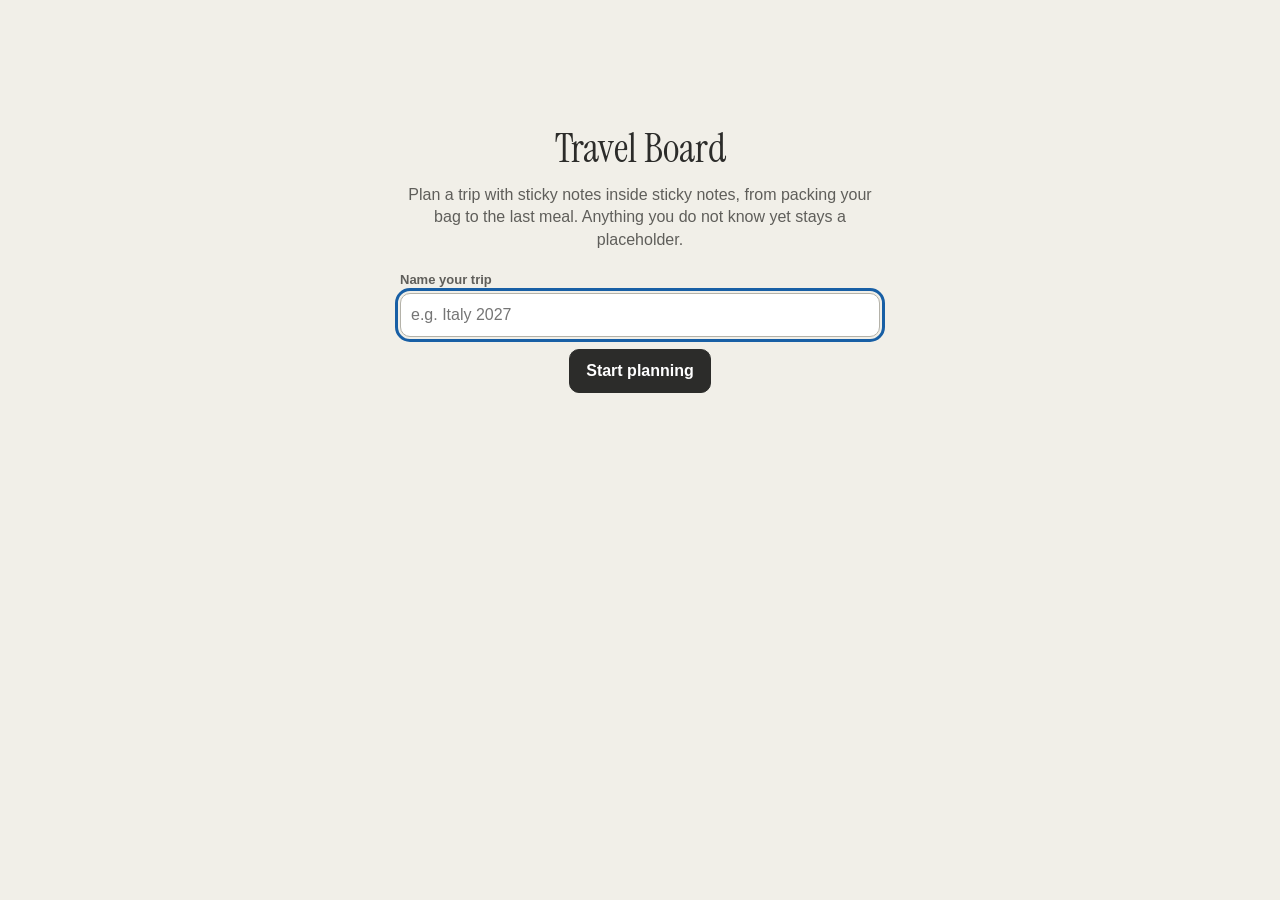
<file: index.html>
<!doctype html>
<html lang="en">
<head>
<meta charset="utf-8">
<title>Travel Board</title>
<meta name="viewport" content="width=device-width, initial-scale=1, viewport-fit=cover">
<meta name="theme-color" content="#F1EFE8">
<meta name="color-scheme" content="light">
<meta name="apple-mobile-web-app-capable" content="yes">
<meta name="mobile-web-app-capable" content="yes">
<meta name="apple-mobile-web-app-title" content="Travel Board">
<meta name="apple-mobile-web-app-status-bar-style" content="default">
<link rel="manifest" href="manifest.webmanifest">
<link rel="apple-touch-icon" href="icons/icon-180.png">
<link rel="icon" href="icons/icon-192.png">
<link rel="preconnect" href="https://fonts.googleapis.com">
<link rel="preconnect" href="https://fonts.gstatic.com" crossorigin>
<link rel="stylesheet" href="https://fonts.googleapis.com/css2?family=Instrument+Serif&display=swap">
<link rel="stylesheet" href="styles.css">
</head>
<body>
<div id="app" aria-live="polite"></div>
<div id="toast" class="toast" role="status" aria-live="polite"></div>
<script src="model.js"></script>
<script src="docx.js"></script>
<script src="attachments.js"></script>
<script src="app.js"></script>
</body>
</html>
</file>
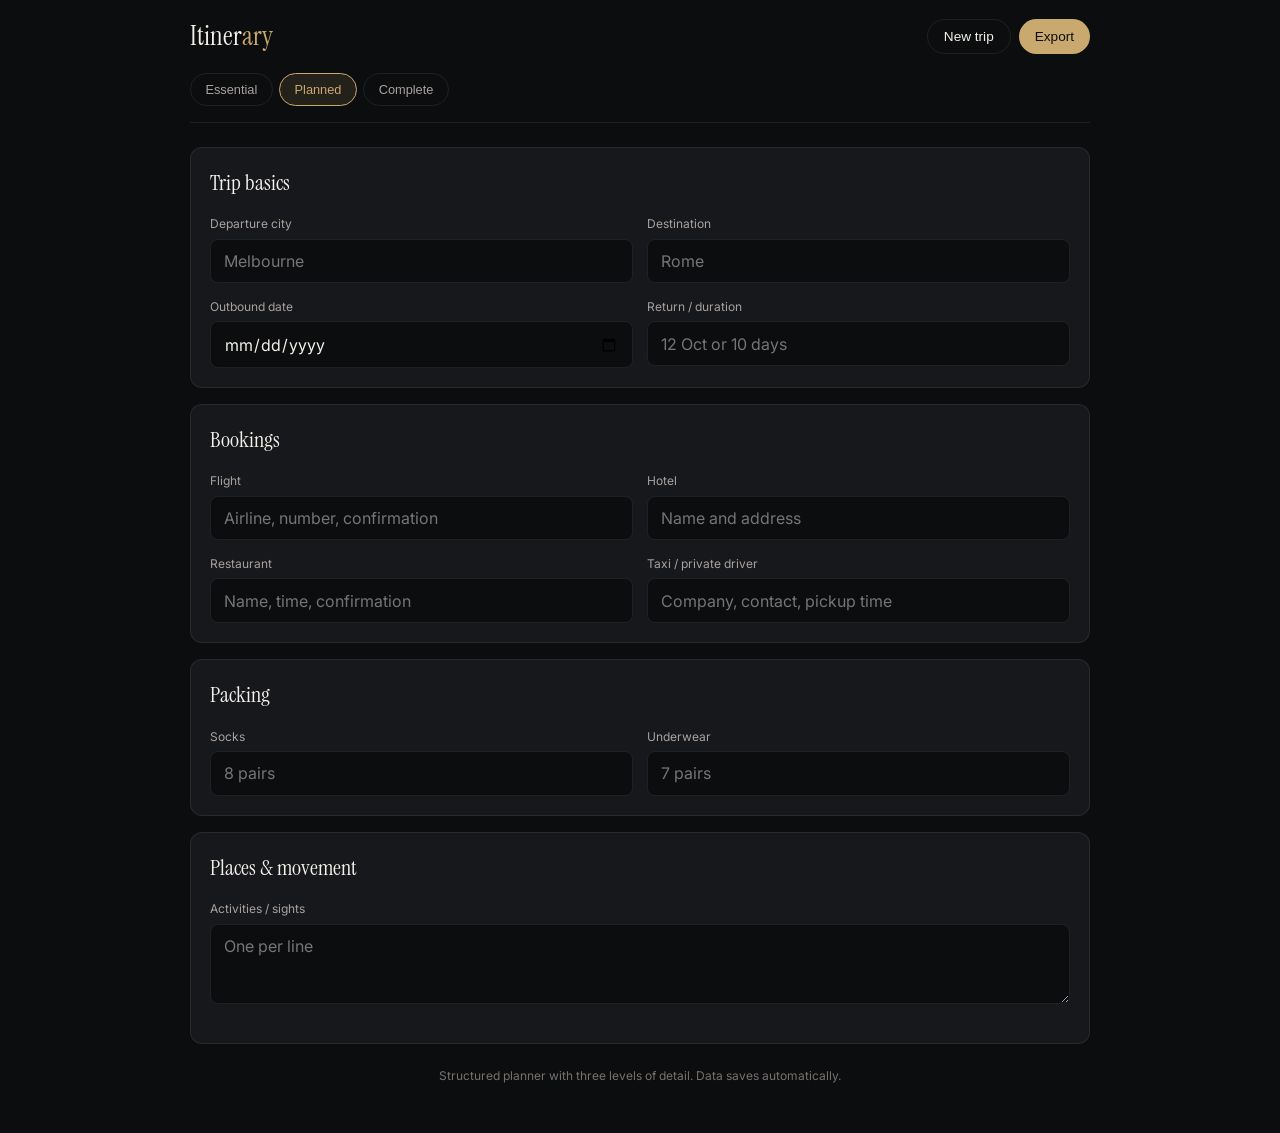
<file: itinerary/index.html>
<!DOCTYPE html>
<html lang="en">
<head>
<meta charset="UTF-8">
<meta name="viewport" content="width=device-width, initial-scale=1.0, viewport-fit=cover, user-scalable=yes">
<meta name="apple-mobile-web-app-capable" content="yes">
<meta name="apple-mobile-web-app-status-bar-style" content="black-translucent">
<meta name="apple-mobile-web-app-title" content="Itinerary">
<title>Itinerary</title>
<link rel="preconnect" href="https://fonts.googleapis.com">
<link href="https://fonts.googleapis.com/css2?family=Instrument+Serif&family=Inter:wght@400;500;600&display=swap" rel="stylesheet">
<style>
  :root {
    --bg: #0c0d0f;
    --card: #16181c;
    --text: #f4f1ea;
    --muted: #a8a29e;
    --dim: #78716c;
    --accent: #c9a96e;
    --border: rgba(255,255,255,0.08);
  }
  * { box-sizing: border-box; margin: 0; padding: 0; }
  html, body {
    background: var(--bg);
    color: var(--text);
    font-family: Inter, system-ui, sans-serif;
    line-height: 1.5;
    min-height: 100%;
    -webkit-font-smoothing: antialiased;
    -webkit-tap-highlight-color: transparent;
  }
  body { padding: 1rem 1rem 3rem; }
  .app { max-width: 900px; margin: 0 auto; }
  header {
    display: flex;
    flex-direction: column;
    gap: 1rem;
    margin-bottom: 1.5rem;
    padding-bottom: 1rem;
    border-bottom: 1px solid var(--border);
  }
  .top-row { display: flex; justify-content: space-between; align-items: center; flex-wrap: wrap; gap: 0.75rem; }
  .logo { font-family: "Instrument Serif", serif; font-size: 1.7rem; }
  .logo span { color: var(--accent); }
  .levels { display: flex; gap: 0.4rem; flex-wrap: wrap; }
  .levels button {
    background: transparent;
    border: 1px solid var(--border);
    color: var(--muted);
    padding: 0.5rem 0.9rem;
    border-radius: 100px;
    font-size: 0.8rem;
    cursor: pointer;
    -webkit-appearance: none;
  }
  .levels button.active {
    border-color: var(--accent);
    color: var(--accent);
    background: rgba(201,169,110,0.12);
  }
  .actions { display: flex; gap: 0.5rem; }
  button.primary, button.ghost {
    padding: 0.55rem 1rem;
    border-radius: 100px;
    font-size: 0.85rem;
    cursor: pointer;
    -webkit-appearance: none;
  }
  button.primary { background: var(--accent); color: #0c0d0f; border: none; font-weight: 500; }
  button.ghost { background: transparent; border: 1px solid var(--border); color: var(--text); }
  section {
    background: var(--card);
    border: 1px solid var(--border);
    border-radius: 12px;
    padding: 1.2rem;
    margin-bottom: 1rem;
  }
  h2 {
    font-family: "Instrument Serif", serif;
    font-size: 1.35rem;
    font-weight: 400;
    margin-bottom: 1rem;
  }
  .grid { display: grid; grid-template-columns: 1fr 1fr; gap: 0.9rem; }
  label { display: block; font-size: 0.75rem; color: var(--muted); margin-bottom: 0.35rem; }
  input, textarea {
    width: 100%;
    background: #0c0d0f;
    border: 1px solid var(--border);
    color: var(--text);
    padding: 0.7rem 0.8rem;
    border-radius: 8px;
    font-family: inherit;
    font-size: 1rem;
    -webkit-appearance: none;
  }
  textarea { min-height: 80px; resize: vertical; }
  .hidden { display: none !important; }
  .note { font-size: 0.75rem; color: var(--dim); text-align: center; margin-top: 1.5rem; line-height: 1.4; }
  @media (max-width: 640px) {
    .grid { grid-template-columns: 1fr; }
  }
</style>
</head>
<body>
<div class="app">
  <header>
    <div class="top-row">
      <div class="logo">Itiner<span>ary</span></div>
      <div class="actions">
        <button class="ghost" id="reset">New trip</button>
        <button class="primary" id="export">Export</button>
      </div>
    </div>
    <div class="levels">
      <button data-level="Essential">Essential</button>
      <button data-level="Planned" class="active">Planned</button>
      <button data-level="Complete">Complete</button>
    </div>
  </header>

  <section data-min="Essential">
    <h2>Trip basics</h2>
    <div class="grid">
      <div><label>Departure city</label><input id="origin" placeholder="Melbourne"></div>
      <div><label>Destination</label><input id="destination" placeholder="Rome"></div>
      <div><label>Outbound date</label><input id="outbound" type="date"></div>
      <div><label>Return / duration</label><input id="returnDate" placeholder="12 Oct or 10 days"></div>
    </div>
  </section>

  <section data-min="Essential">
    <h2>Bookings</h2>
    <div class="grid">
      <div><label>Flight</label><input id="flight" placeholder="Airline, number, confirmation"></div>
      <div><label>Hotel</label><input id="hotel" placeholder="Name and address"></div>
      <div data-min="Planned"><label>Restaurant</label><input id="restaurant" placeholder="Name, time, confirmation"></div>
      <div data-min="Planned"><label>Taxi / private driver</label><input id="taxi" placeholder="Company, contact, pickup time"></div>
    </div>
  </section>

  <section data-min="Planned">
    <h2>Packing</h2>
    <div class="grid">
      <div><label>Socks</label><input id="socks" placeholder="8 pairs"></div>
      <div><label>Underwear</label><input id="underwear" placeholder="7 pairs"></div>
      <div data-min="Complete"><label>Tops / polos</label><input id="tops" placeholder="3 navy"></div>
      <div data-min="Complete"><label>Packing cubes</label><textarea id="cubes" placeholder="Cube 1: socks + underwear&#10;Cube 2: tops"></textarea></div>
    </div>
  </section>

  <section data-min="Planned">
    <h2>Places & movement</h2>
    <div><label>Activities / sights</label><textarea id="activities" placeholder="One per line"></textarea></div>
    <div data-min="Complete" style="margin-top:0.9rem;"><label>Cafes</label><textarea id="cafes" placeholder="One per line"></textarea></div>
    <div class="grid" style="margin-top:0.9rem;">
      <div data-min="Complete"><label>Hotel → restaurant</label><input id="mappingRestaurant" placeholder="12 min walk or taxi"></div>
      <div data-min="Complete"><label>Hotel → activities</label><input id="mappingActivities" placeholder="Walking or transport notes"></div>
    </div>
    <div data-min="Complete" style="margin-top:0.9rem;"><label>Notes</label><textarea id="notes"></textarea></div>
  </section>

  <p class="note">Structured planner with three levels of detail. Data saves automatically.</p>
</div>

<script>
const KEY = "itinerary_ipad_v2";
let level = "Planned";
const ids = ["origin","destination","outbound","returnDate","flight","hotel","restaurant","taxi","socks","underwear","tops","cubes","activities","cafes","mappingRestaurant","mappingActivities","notes"];

function load() {
  try {
    const d = JSON.parse(localStorage.getItem(KEY) || "{}");
    if (d.level) level = d.level;
    ids.forEach(id => {
      const el = document.getElementById(id);
      if (el && d[id] != null) el.value = d[id];
    });
  } catch(e) {}
  setLevel(level);
}

function save() {
  const d = { level };
  ids.forEach(id => {
    const el = document.getElementById(id);
    if (el) d[id] = el.value;
  });
  localStorage.setItem(KEY, JSON.stringify(d));
}

function setLevel(l) {
  level = l;
  document.querySelectorAll(".levels button").forEach(b => {
    b.classList.toggle("active", b.dataset.level === l);
  });
  document.querySelectorAll("[data-min]").forEach(el => {
    const min = el.getAttribute("data-min");
    const show = (l === "Complete") ||
                 (l === "Planned" && min !== "Complete") ||
                 (l === "Essential" && min === "Essential");
    el.classList.toggle("hidden", !show);
  });
  save();
}

function doExport() {
  const g = id => (document.getElementById(id)?.value || "—");
  const lines = [
    "Itinerary (" + level + ")",
    "From: " + g("origin"),
    "To: " + g("destination"),
    "Outbound: " + g("outbound"),
    "Return: " + g("returnDate"),
    "",
    "Flight: " + g("flight"),
    "Hotel: " + g("hotel")
  ];
  if (level !== "Essential") {
    lines.push("Restaurant: " + g("restaurant"));
    lines.push("Taxi: " + g("taxi"));
    lines.push("");
    lines.push("Socks: " + g("socks"));
    lines.push("Underwear: " + g("underwear"));
  }
  if (level === "Complete") {
    lines.push("Tops: " + g("tops"));
    lines.push("Cubes: " + g("cubes"));
    lines.push("");
    lines.push("Activities: " + g("activities"));
    lines.push("Cafes: " + g("cafes"));
    lines.push("Hotel → restaurant: " + g("mappingRestaurant"));
    lines.push("Hotel → activities: " + g("mappingActivities"));
    lines.push("Notes: " + g("notes"));
  }
  const blob = new Blob([lines.join("\n")], { type: "text/plain" });
  const a = document.createElement("a");
  a.href = URL.createObjectURL(blob);
  a.download = "itinerary.txt";
  document.body.appendChild(a);
  a.click();
  document.body.removeChild(a);
}

document.querySelectorAll(".levels button").forEach(b => {
  b.addEventListener("click", () => setLevel(b.dataset.level));
});
document.getElementById("reset").addEventListener("click", () => {
  if (confirm("Clear this trip?")) {
    ids.forEach(id => {
      const el = document.getElementById(id);
      if (el) el.value = "";
    });
    setLevel("Planned");
  }
});
document.getElementById("export").addEventListener("click", doExport);
ids.forEach(id => {
  const el = document.getElementById(id);
  if (el) el.addEventListener("input", save);
});

load();
</script>
</body>
</html>
</file>
<file: styles.css>
/* Travel Board styles. Plain CSS, no build step. Targets iPad Safari 15+. */

:root {
  --display: "Instrument Serif", "Times New Roman", Georgia, serif;
  --page: #F1EFE8;
  --ink: #2C2C2A;
  --ink-soft: #5F5E5A;
  --line: #B4B2A9;
  --white: #FFFFFF;
  --focus: #185FA5;
  --warn-bg: #FCEBEB;
  --warn-fg: #791F1F;
  --radius: 12px;
}

* { box-sizing: border-box; }

html { -webkit-text-size-adjust: 100%; }

body {
  margin: 0;
  font-family: -apple-system, "SF Pro Text", "Segoe UI", Helvetica, Arial, sans-serif;
  font-size: 16px;
  line-height: 1.4;
  color: var(--ink);
  background: var(--page);
  padding-bottom: env(safe-area-inset-bottom);
}

button, input, select, textarea { font: inherit; color: inherit; }

button {
  min-height: 44px;
  min-width: 44px;
  cursor: pointer;
  -webkit-tap-highlight-color: transparent;
}

:focus-visible { outline: 3px solid var(--focus); outline-offset: 2px; }

#app {
  max-width: 1100px;
  margin: 0 auto;
  padding: calc(12px + env(safe-area-inset-top)) calc(16px + env(safe-area-inset-right)) 96px calc(16px + env(safe-area-inset-left));
}

/* ---- colour system: one set of variables per kind colour ---- */
.k-grey   { --bg: #F1EFE8; --bd: #888780; --fg: #2C2C2A; }
.k-blue   { --bg: #E6F1FB; --bd: #378ADD; --fg: #042C53; }
.k-orange { --bg: #FAECE7; --bd: #D85A30; --fg: #4A1B0C; }
.k-green  { --bg: #EAF3DE; --bd: #639922; --fg: #173404; }
.k-pink   { --bg: #FBEAF0; --bd: #D4537E; --fg: #4B1528; }
.k-purple { --bg: #EEEDFE; --bd: #7F77DD; --fg: #26215C; }
.k-amber  { --bg: #FAEEDA; --bd: #BA7517; --fg: #412402; }

/* ---- header ---- */
.top {
  display: flex;
  align-items: center;
  gap: 8px;
  margin-bottom: 4px;
}
.top h1 {
  flex: 1;
  margin: 0;
  font-family: var(--display);
  font-size: 32px;
  font-weight: 400;
  letter-spacing: 0.01em;
  overflow-wrap: anywhere;
}
.crumbs {
  margin: 0 0 14px;
  font-size: 13px;
  color: var(--ink-soft);
  overflow-wrap: anywhere;
}
.icon-btn {
  border: 1px solid var(--line);
  background: var(--white);
  border-radius: 10px;
  padding: 0 14px;
}

/* ---- money ledger ---- */
.ledger { border-style: solid; }
.ledger-title { font-family: var(--display); font-size: 20px; margin: 0 0 8px; }
.ledger-row { font-size: 15px; }

/* ---- focus summary ---- */
.summary {
  background: var(--white);
  border: 1px dashed var(--line);
  border-radius: var(--radius);
  padding: 12px 14px;
  margin-bottom: 16px;
  font-size: 15px;
}
.summary p { margin: 0 0 4px; }
.summary p:last-child { margin-bottom: 0; }

/* ---- cards ---- */
.list { display: flex; flex-direction: column; }

.card {
  background: var(--bg);
  color: var(--fg);
  border: 2px solid var(--bd);
  border-radius: var(--radius);
  padding: 12px 14px 14px;
}
.card.is-placeholder { border-style: dashed; }
.card.is-confirmed   { border-style: solid; }
.card.has-clash      { box-shadow: 0 0 0 3px var(--warn-fg); }

.card-head {
  display: flex;
  align-items: flex-start;
  gap: 8px;
}
.card-title {
  flex: 1;
  text-align: left;
  background: none;
  border: none;
  padding: 0;
  font-weight: 700;
  font-size: 18px;
  color: var(--fg);
  min-height: 44px;
  overflow-wrap: anywhere;
}
.card-actions { display: flex; gap: 6px; }
.small-btn {
  border: 1px solid var(--bd);
  background: var(--white);
  color: var(--fg);
  border-radius: 10px;
  padding: 0 12px;
}
.small-btn[disabled] { opacity: 0.35; cursor: default; }

.meta { display: flex; flex-wrap: wrap; align-items: center; gap: 6px 10px; font-size: 14px; margin: 2px 0 8px; }
.tag {
  display: inline-block;
  font-size: 11px;
  font-weight: 700;
  letter-spacing: 0.04em;
  text-transform: uppercase;
  padding: 3px 8px;
  border-radius: 6px;
  background: rgba(255, 255, 255, 0.8);
  border: 1px solid var(--bd);
}
.tag.warn { background: var(--warn-bg); color: var(--warn-fg); border-color: var(--warn-fg); }
.tag.kind { border-style: solid; opacity: 0.85; }

/* ---- child notes inside a card ---- */
.chips { display: flex; flex-wrap: wrap; gap: 8px; margin-top: 6px; }
.chip {
  display: inline-flex;
  align-items: center;
  gap: 6px;
  background: var(--bg);
  color: var(--fg);
  border: 2px solid var(--bd);
  border-radius: 10px;
  padding: 0 12px;
  min-height: 44px;
  text-align: left;
}
.chip.is-placeholder { border-style: dashed; }
.chip.is-confirmed   { border-style: solid; }
.chip .count { font-size: 12px; opacity: 0.8; }
.chip-check {
  display: inline-flex;
  align-items: center;
  gap: 8px;
  min-height: 44px;
  padding: 0 12px;
  border: 2px solid var(--bd);
  border-radius: 10px;
  background: var(--bg);
  color: var(--fg);
}
.chip-check input { width: 22px; height: 22px; }
.chip-check .done { text-decoration: line-through; opacity: 0.7; }

.add-inside {
  margin-top: 8px;
  background: transparent;
  border: 1px dashed var(--bd);
  border-radius: 10px;
  color: var(--fg);
  padding: 0 14px;
}

/* ---- insert row and main buttons ---- */
.insert {
  align-self: center;
  margin: 6px 0;
  background: var(--white);
  border: 1px solid var(--line);
  border-radius: 22px;
  padding: 0 16px;
  color: var(--ink-soft);
}
.primary {
  align-self: center;
  margin-top: 10px;
  background: var(--ink);
  color: var(--white);
  border: none;
  border-radius: 12px;
  padding: 0 28px;
  font-weight: 700;
  min-height: 52px;
}
.empty {
  text-align: center;
  color: var(--ink-soft);
  padding: 24px 8px;
  border: 1px dashed var(--line);
  border-radius: var(--radius);
  background: var(--white);
}

/* ---- sheets (modal dialogs) ---- */
.backdrop {
  position: fixed;
  inset: 0;
  background: rgba(44, 44, 42, 0.45);
  display: flex;
  align-items: flex-end;
  justify-content: center;
  z-index: 10;
}
.sheet {
  width: 100%;
  max-width: 560px;
  max-height: 92vh;
  overflow-y: auto;
  background: var(--white);
  border-radius: 16px 16px 0 0;
  padding: 16px 16px calc(20px + env(safe-area-inset-bottom));
}
@media (min-width: 700px) {
  .backdrop { align-items: center; }
  .sheet { border-radius: 16px; }
}
.sheet-head { display: flex; align-items: center; gap: 8px; margin-bottom: 12px; }
.sheet-head h2 { flex: 1; margin: 0; font-family: var(--display); font-size: 24px; font-weight: 400; }

.field { display: block; margin-bottom: 12px; }
.field > span { display: block; font-size: 13px; font-weight: 600; color: var(--ink-soft); margin-bottom: 4px; }
.field input[type="text"],
.field input[type="date"],
.field select,
.field textarea {
  width: 100%;
  min-height: 44px;
  padding: 8px 10px;
  border: 1px solid var(--line);
  border-radius: 10px;
  background: var(--white);
}
.field textarea { min-height: 88px; resize: vertical; }
.row { display: flex; gap: 10px; }
.row > * { flex: 1; min-width: 0; }
.note-line { font-size: 14px; color: var(--ink-soft); margin: 0 0 12px; }

.seg { display: flex; flex-wrap: wrap; gap: 8px; margin-bottom: 12px; }
.seg button {
  border: 1px solid var(--line);
  background: var(--white);
  border-radius: 10px;
  padding: 0 14px;
}
.seg button[aria-pressed="true"] { background: var(--ink); color: var(--white); border-color: var(--ink); }

.sheet-actions { display: flex; flex-wrap: wrap; gap: 8px; margin-top: 8px; }
.btn {
  border: 1px solid var(--line);
  background: var(--white);
  border-radius: 10px;
  padding: 0 16px;
}
.btn.main { background: var(--ink); color: var(--white); border-color: var(--ink); font-weight: 700; }
.btn.danger { color: var(--warn-fg); border-color: var(--warn-fg); }

/* ---- quick add (packing) ---- */
.quick-add { display: flex; gap: 6px; margin-top: 8px; }
.quick-add-page { margin: 0 0 10px; }
.quick-btn {
  border: 1px dashed var(--bd);
  background: transparent;
  color: var(--fg);
  border-radius: 10px;
  padding: 0 14px;
  font-weight: 600;
}
.chip-rename {
  min-width: 90px;
  width: 55%;
  min-height: 34px;
  padding: 4px 8px;
  border: 1px solid var(--bd);
  border-radius: 8px;
  background: var(--white);
}

/* ---- itinerary view ---- */
.itin { border: 1px solid var(--line); border-radius: 10px; background: var(--white); padding: 12px 14px; margin-bottom: 8px; }
.itin-h { font-family: var(--display); font-size: 20px; font-weight: 400; margin: 12px 0 2px; }
.itin-root { font-family: var(--display); font-size: 26px; margin: 0 0 2px; }
.itin-row { display: flex; align-items: baseline; gap: 6px; font-size: 14px; margin: 3px 0; }
.itin-bullet { flex: none; color: var(--ink-soft); }
.itin-line { min-width: 0; overflow-wrap: anywhere; }
.itin-title { font-weight: 600; }
.itin-meta { display: block; color: var(--ink-soft); font-size: 13px; margin: 1px 0 0; }
.itin-detail { color: var(--ink); font-size: 14px; margin: 2px 0 4px; overflow-wrap: anywhere; }

@media print {
  body { background: #fff; }
  .top, .crumbs, .summary, .list, .insert, .primary, .toast, .backdrop, .welcome, .chips, .add-inside { display: none !important; }
  .itin-meta { color: #5F5E5A; }
  .itin { border: none; padding: 0; }
}

/* ---- kinds manager ---- */
.kinds-list { border: 1px solid var(--line); border-radius: 10px; background: var(--white); margin-bottom: 14px; }
.kind-row { display: flex; align-items: center; gap: 8px; padding: 6px 10px; border-bottom: 1px solid var(--line); }
.kind-row:last-child { border-bottom: none; }
.kind-swatch { width: 22px; height: 22px; border-radius: 6px; border: 2px solid var(--bd); background: var(--bg); flex: none; }
.kind-name { flex: 1; font-weight: 600; overflow-wrap: anywhere; }


/* ---- attachments ---- */
.visually-hidden { position: absolute; width: 1px; height: 1px; overflow: hidden; clip: rect(0 0 0 0); white-space: nowrap; }
.att-list { margin: 6px 0; }
.att-row {
  display: flex;
  align-items: center;
  gap: 10px;
  padding: 8px 12px;
  border: 1px solid var(--line);
  border-radius: 10px;
  background: var(--white);
  margin-bottom: 6px;
  min-height: 44px;
  font-size: 15px;
}
.att-name { flex: 1; overflow-wrap: anywhere; font-weight: 600; }
.att-size { color: var(--mute); font-size: 13px; flex: none; }

/* ---- note website link ---- */

.link-btn {
  border: 1px solid var(--focus);
  color: var(--focus);
  background: var(--white);
  border-radius: 10px;
  padding: 4px 14px;
  min-height: 0;
  font-size: 14px;
  font-weight: 600;
}

/* ---- export filter ---- */
.filter-row { display: flex; flex-wrap: wrap; gap: 6px; margin-bottom: 10px; }
.filter-chip {
  display: inline-flex;
  align-items: center;
  gap: 6px;
  min-height: 44px;
  padding: 0 10px;
  border: 1px solid var(--line);
  border-radius: 10px;
  background: var(--white);
  font-size: 14px;
}
.filter-chip input { width: 20px; height: 20px; }

/* ---- packing suggestions ---- */
.sugg-list { border: 1px solid var(--line); border-radius: 10px; background: var(--white); padding: 4px 0; }
.sugg-row { display: flex; align-items: center; gap: 10px; padding: 8px 12px; border-bottom: 1px solid var(--line); font-size: 15px; min-height: 44px; }
.sugg-row:last-child { border-bottom: none; }
.sugg-row input { width: 22px; height: 22px; flex: none; }
.sugg-row input[disabled] { opacity: 0.4; }
.seg button[aria-pressed="true"] { background: var(--ink); color: var(--white); border-color: var(--ink); }

/* ---- first run ---- */
.welcome { max-width: 480px; margin: 12vh auto 0; text-align: center; }
.welcome h1 { font-family: var(--display); font-size: 40px; font-weight: 400; margin: 0 0 8px; }
.welcome p { color: var(--ink-soft); margin: 0 0 20px; }
.welcome .field { text-align: left; }

/* ---- toast ---- */
.toast {
  position: fixed;
  left: 50%;
  bottom: calc(20px + env(safe-area-inset-bottom));
  transform: translateX(-50%);
  background: var(--ink);
  color: var(--white);
  padding: 10px 16px;
  border-radius: 10px;
  font-size: 14px;
  opacity: 0;
  pointer-events: none;
  transition: opacity 0.2s;
  z-index: 20;
}
.toast.show { opacity: 1; }

textarea.backup { width: 100%; min-height: 120px; font-family: ui-monospace, Menlo, monospace; font-size: 12px; border: 1px solid var(--line); border-radius: 10px; padding: 8px; }

@media (prefers-reduced-motion: reduce) {
  .toast { transition: none; }
}
</file>
